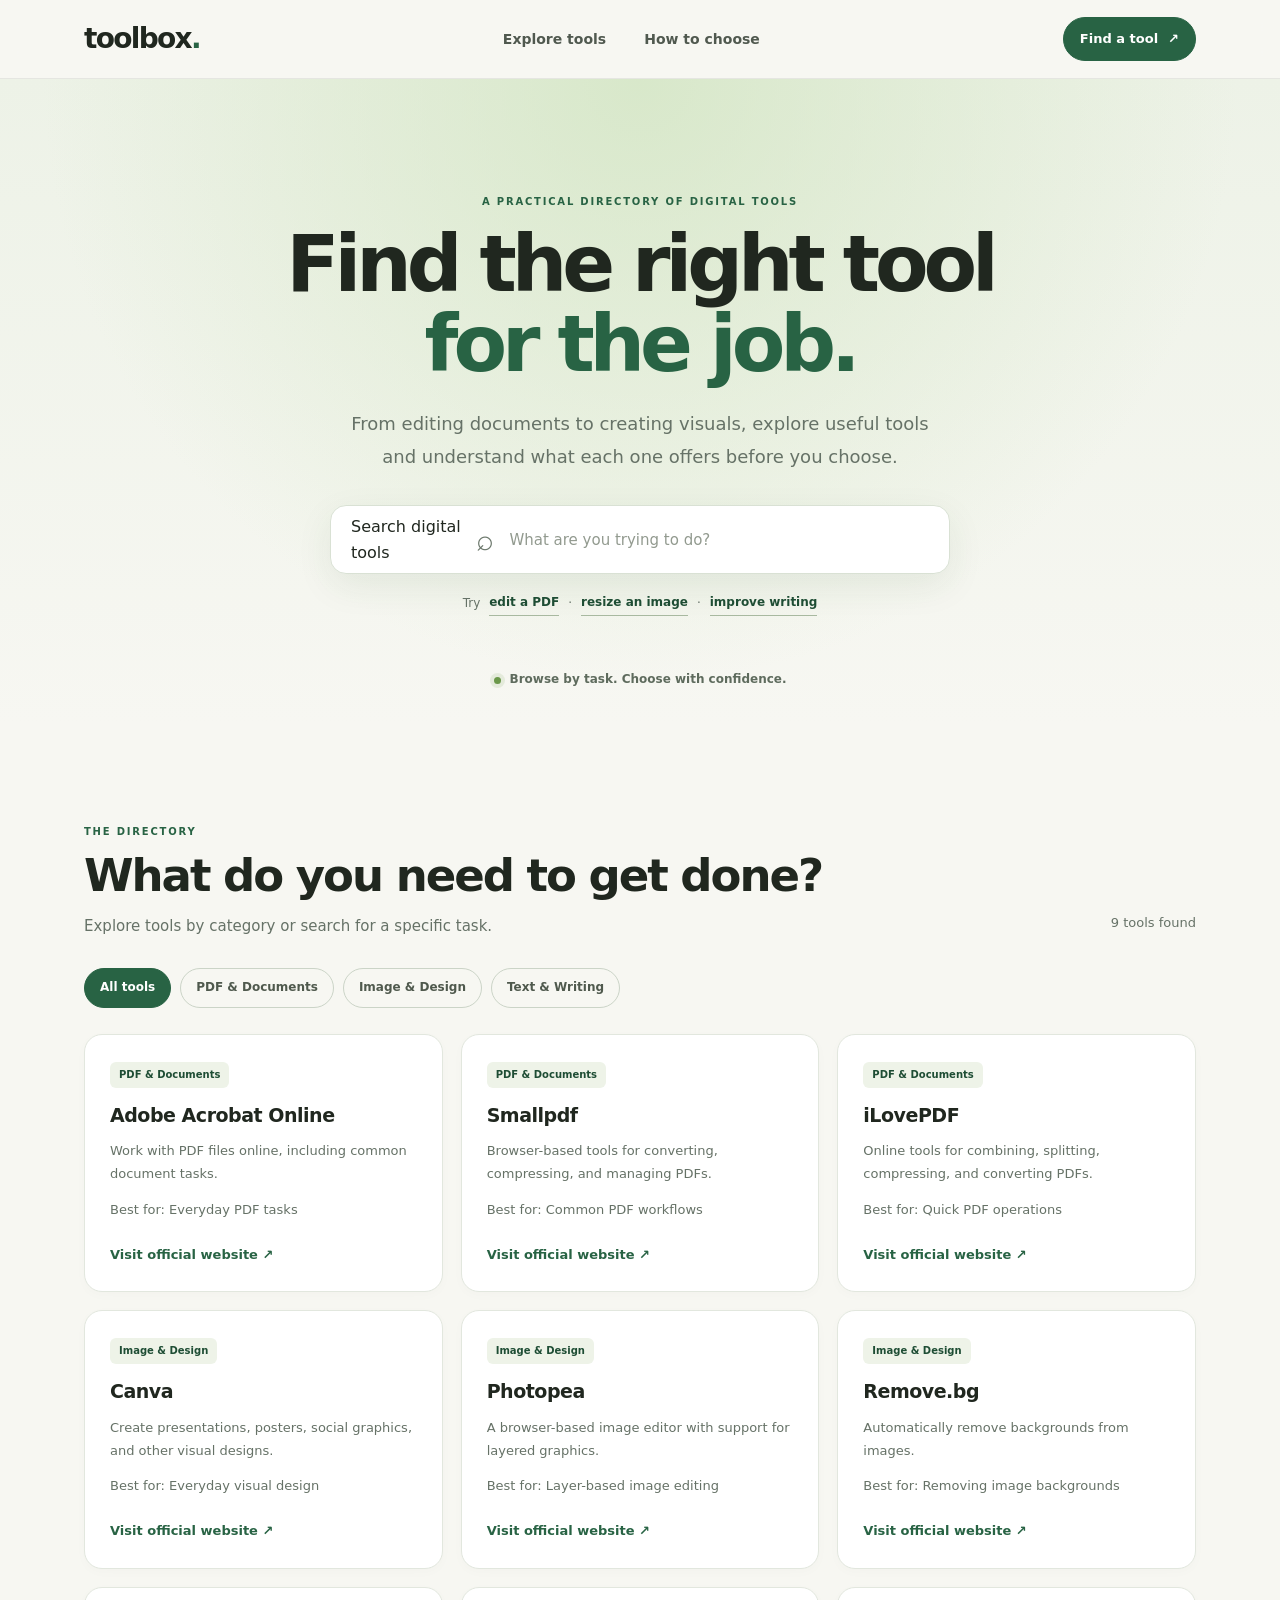
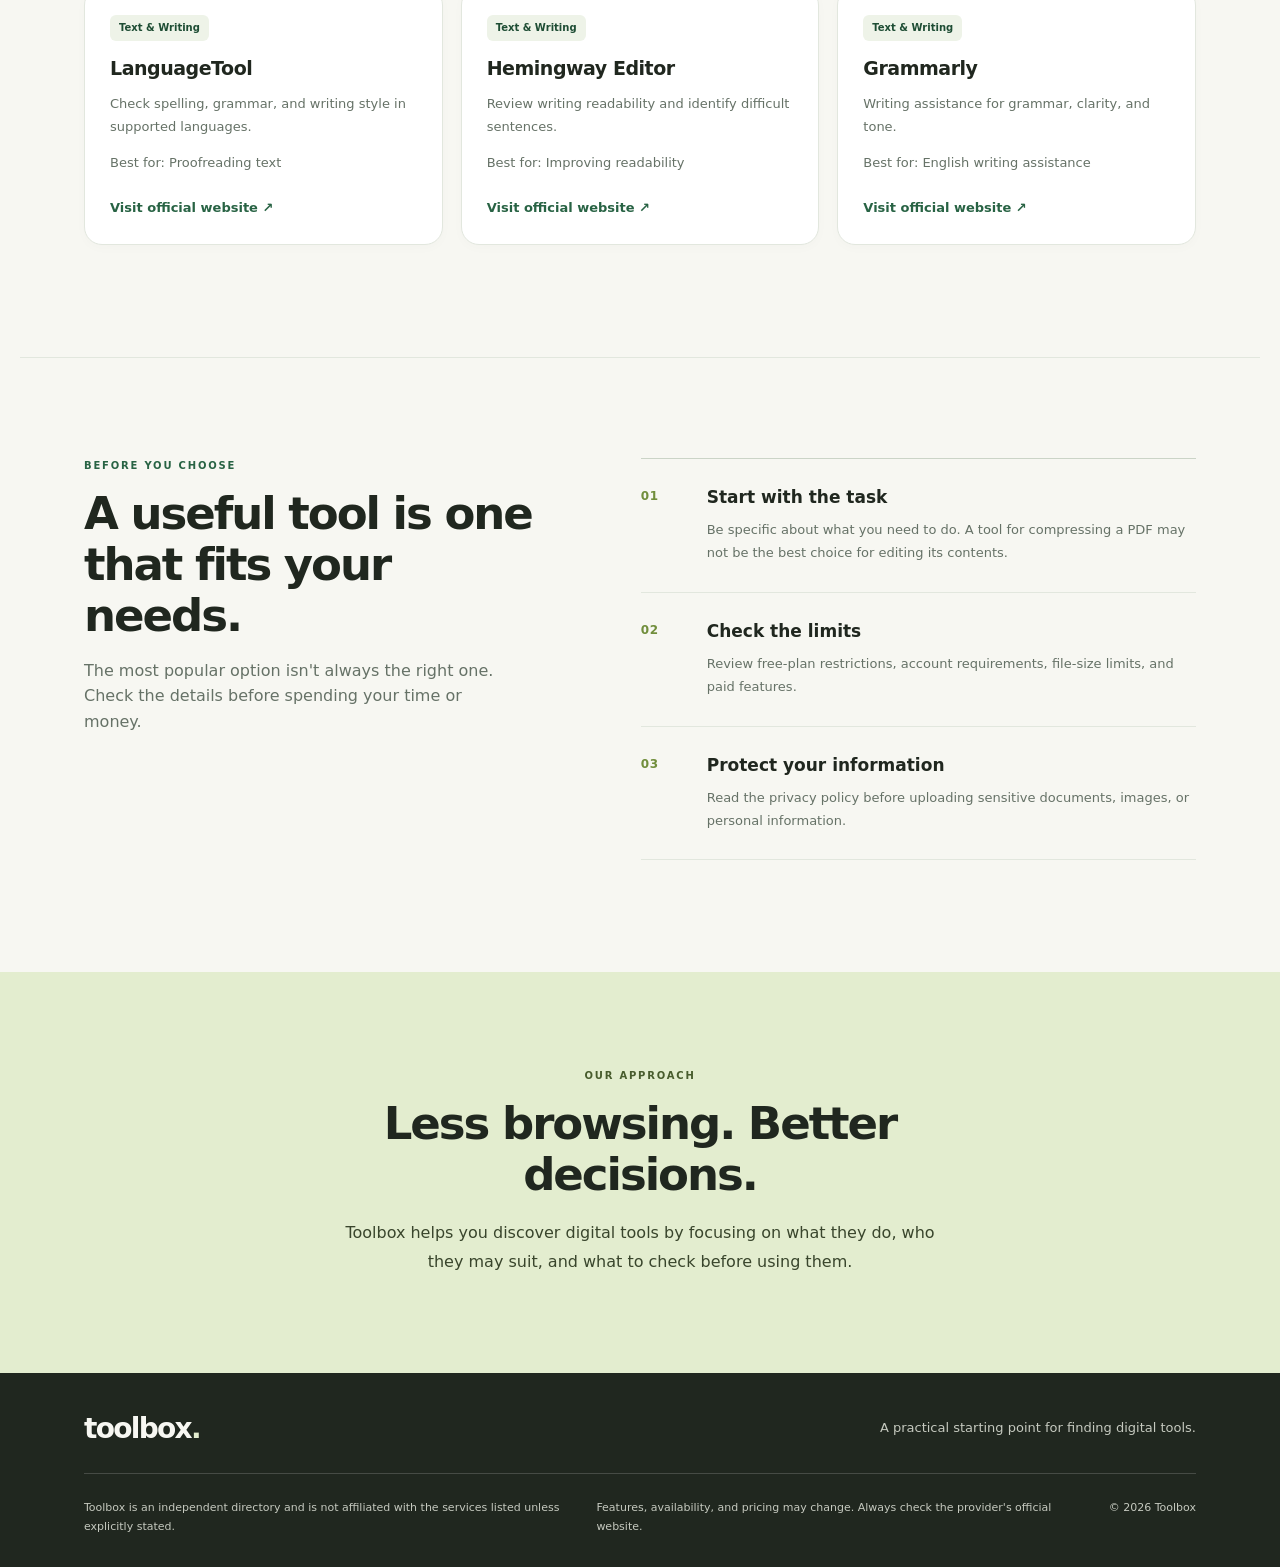
<file: index.html>
<!doctype html>
<html lang="en">
<head>
  <meta charset="UTF-8">
  <meta name="viewport" content="width=device-width, initial-scale=1">

  <meta
    name="description"
    content="Find digital tools for everyday tasks. Compare what they do, their free-plan limits, and which tool fits your needs."
  >

  <meta name="theme-color" content="#f7f7f2">

  <title>Toolbox — Find the Right Tool for the Job</title>

  <link rel="stylesheet" href="style.css">
  <script src="app.js" defer></script>
</head>

<body>
  <a class="skip-link" href="#main">
    Skip to content
  </a>

  <header class="site-header">
    <div class="header-inner">
      <a class="brand" href="./" aria-label="Toolbox home">
        toolbox<span class="brand-mark">.</span>
      </a>

      <nav class="header-nav" aria-label="Main navigation">
        <a href="#directory">Explore tools</a>
        <a href="#how-to-choose">How to choose</a>
      </nav>

      <a class="header-cta" href="#directory">
        Find a tool <span aria-hidden="true">↗</span>
      </a>
    </div>
  </header>

  <main id="main">
    <section class="hero">
      <div class="hero-inner">
        <p class="eyebrow">
          A PRACTICAL DIRECTORY OF DIGITAL TOOLS
        </p>

        <h1>
          Find the right tool
          <span>for the job.</span>
        </h1>

        <p class="hero-description">
          From editing documents to creating visuals,
          explore useful tools and understand what each one offers
          before you choose.
        </p>

        <form
          class="search-form"
          id="search-form"
          role="search"
          action="#directory"
        >
          <label class="visually-hidden" for="search">
            Search digital tools
          </label>

          <span class="search-icon" aria-hidden="true">⌕</span>

          <input
            id="search"
            name="q"
            type="search"
            placeholder="What are you trying to do?"
            autocomplete="off"
          >

          <button id="clear-search" type="button" hidden>
            Clear
          </button>
        </form>

        <p class="search-examples">
          Try
          <button type="button" class="suggestion" data-query="PDF">
            edit a PDF
          </button>
          <span aria-hidden="true">·</span>
          <button type="button" class="suggestion" data-query="image">
            resize an image
          </button>
          <span aria-hidden="true">·</span>
          <button type="button" class="suggestion" data-query="writing">
            improve writing
          </button>
        </p>
      </div>

      <div class="hero-note">
        <span class="status-dot" aria-hidden="true"></span>
        <span>Browse by task. Choose with confidence.</span>
      </div>
    </section>

    <section
      class="directory section-container"
      id="directory"
      aria-labelledby="directory-title"
    >
      <div class="section-heading">
        <div>
          <p class="eyebrow">THE DIRECTORY</p>

          <h2 id="directory-title">
            What do you need to get done?
          </h2>

          <p class="section-description">
            Explore tools by category or search for a specific task.
          </p>
        </div>

        <p class="result-count" id="count" aria-live="polite"></p>
      </div>

      <nav
        class="category-filters"
        id="filters"
        aria-label="Filter tools by category"
      ></nav>

      <div
        class="tools-grid"
        id="tools"
        aria-live="polite"
      ></div>

      <div class="empty-state" id="empty" hidden>
        <h3>No matching tools found</h3>

        <p>
          Try a different search term or browse all categories.
        </p>

        <button
          class="secondary-button"
          id="reset-search"
          type="button"
        >
          Show all tools
        </button>
      </div>
    </section>

    <section
      class="how-to-choose section-container"
      id="how-to-choose"
      aria-labelledby="guide-title"
    >
      <div class="guide-intro">
        <p class="eyebrow">BEFORE YOU CHOOSE</p>

        <h2 id="guide-title">
          A useful tool is one that fits your needs.
        </h2>

        <p>
          The most popular option isn't always the right one.
          Check the details before spending your time or money.
        </p>
      </div>

      <div class="guide-list">
        <article class="guide-item">
          <span class="guide-number">01</span>

          <div>
            <h3>Start with the task</h3>

            <p>
              Be specific about what you need to do.
              A tool for compressing a PDF may not be the best
              choice for editing its contents.
            </p>
          </div>
        </article>

        <article class="guide-item">
          <span class="guide-number">02</span>

          <div>
            <h3>Check the limits</h3>

            <p>
              Review free-plan restrictions, account requirements,
              file-size limits, and paid features.
            </p>
          </div>
        </article>

        <article class="guide-item">
          <span class="guide-number">03</span>

          <div>
            <h3>Protect your information</h3>

            <p>
              Read the privacy policy before uploading sensitive
              documents, images, or personal information.
            </p>
          </div>
        </article>
      </div>
    </section>

    <section class="about-strip">
      <div class="about-inner">
        <p class="eyebrow">OUR APPROACH</p>

        <h2>Less browsing. Better decisions.</h2>

        <p>
          Toolbox helps you discover digital tools by focusing
          on what they do, who they may suit, and what to check
          before using them.
        </p>
      </div>
    </section>
  </main>

  <footer class="site-footer">
    <div class="footer-inner">
      <div class="footer-top">
        <a class="brand footer-brand" href="./">
          toolbox<span class="brand-mark">.</span>
        </a>

        <p>
          A practical starting point for finding digital tools.
        </p>
      </div>

      <div class="footer-bottom">
        <p>
          Toolbox is an independent directory and is not affiliated
          with the services listed unless explicitly stated.
        </p>

        <p>
          Features, availability, and pricing may change.
          Always check the provider's official website.
        </p>

        <p class="copyright">
          © <span id="current-year">2026</span> Toolbox
        </p>
      </div>
    </div>
  </footer>
</body>
</html>
</file>
<file: style.css>
/* Toolbox — styles matched to index.html */
:root {
  color-scheme: light;
  --ink: #20271f;
  --ink-soft: #667267;
  --accent: #e3edcf;
  --green: #286344;
  --green-dark: #1e4d34;
  --line: #e2e7de;
  --line-strong: #cbd4c7;
  --surface: #fff;
  --page: #f7f7f2;
  --gutter: clamp(20px, 5vw, 72px);
  font-family: Inter, ui-sans-serif, system-ui, -apple-system, "Segoe UI", sans-serif;
  color: var(--ink);
  background: var(--page);
  font-synthesis: none;
  text-rendering: optimizeLegibility;
  -webkit-font-smoothing: antialiased;
}
* { box-sizing: border-box; }
html { scroll-behavior: smooth; scroll-padding-top: 90px; }
body { margin: 0; min-width: 320px; background: var(--page); line-height: 1.6; }
button, input { font: inherit; }
a { color: inherit; }
[hidden] { display: none !important; }
button:focus-visible, a:focus-visible, input:focus-visible { outline: 3px solid #87b99a; outline-offset: 3px; }
.skip-link { position: absolute; z-index: 20; top: 10px; left: 10px; padding: 10px 14px; transform: translateY(-150%); border-radius: 8px; background: var(--ink); color: white; }
.skip-link:focus { transform: translateY(0); }

.site-header { position: sticky; z-index: 10; top: 0; border-bottom: 1px solid rgb(32 39 31 / 8%); background: rgb(247 247 242 / 92%); backdrop-filter: blur(14px); }
.header-inner { width: min(100%, 1240px); min-height: 78px; margin: auto; padding: 14px var(--gutter); display: flex; align-items: center; justify-content: space-between; gap: 28px; }
.brand { display: inline-flex; align-items: baseline; flex-shrink: 0; color: var(--ink); font-size: 28px; font-weight: 850; letter-spacing: -1.7px; line-height: 1; text-decoration: none; }
.brand-mark { color: var(--green); }
.header-nav { display: flex; align-items: center; justify-content: center; gap: clamp(18px, 3vw, 38px); }
.header-nav a { color: #50594f; font-size: 14px; font-weight: 650; text-decoration: none; }
.header-nav a:hover { color: var(--green); }
.header-cta { display: inline-flex; align-items: center; gap: 10px; padding: 11px 16px; border: 1px solid var(--green); border-radius: 999px; background: var(--green); color: white; font-size: 13px; font-weight: 750; text-decoration: none; transition: background .16s ease, transform .16s ease; }
.header-cta:hover { transform: translateY(-1px); background: var(--green-dark); }

.hero { position: relative; overflow: hidden; padding: clamp(68px, 9vw, 120px) 24px 34px; background: radial-gradient(ellipse at 50% 0%, rgb(210 229 194 / 78%), transparent 66%), linear-gradient(180deg, #edf2e7 0%, var(--page) 100%); text-align: center; }
.hero-inner { position: relative; z-index: 1; width: min(100%, 790px); margin: auto; }
.eyebrow { margin: 0 0 16px; color: var(--green); font-size: 10px; font-weight: 850; letter-spacing: 1.8px; line-height: 1.5; }
.hero h1 { max-width: 800px; margin: 0; font-size: clamp(42px, 7vw, 78px); font-weight: 820; letter-spacing: -.065em; line-height: 1.02; }
.hero h1 span { display: block; color: var(--green); }
.hero-description { max-width: 590px; margin: 24px auto 0; color: var(--ink-soft); font-size: clamp(15px, 1.8vw, 18px); line-height: 1.8; }
.search-form { display: flex; align-items: center; gap: 13px; width: min(100%, 620px); min-height: 66px; margin: 32px auto 0; padding: 8px 10px 8px 20px; border: 1px solid #d9e1d4; border-radius: 16px; background: var(--surface); box-shadow: 0 12px 36px rgb(36 72 43 / 8%); text-align: left; }
.search-icon { flex: 0 0 auto; color: #6c786c; font-size: 30px; line-height: 1; }
.search-form input { width: 100%; min-width: 0; height: 46px; border: 0; outline: 0; background: transparent; color: var(--ink); font-size: 15px; }
.search-form input::placeholder { color: #929a8f; }
.search-form input:focus-visible { outline: 0; }
#clear-search { flex: 0 0 auto; padding: 8px 12px; border: 0; border-radius: 9px; background: #edf2e9; color: var(--green-dark); cursor: pointer; font-size: 12px; font-weight: 750; }
#clear-search:hover { background: var(--accent); }
.search-examples { display: flex; flex-wrap: wrap; align-items: center; justify-content: center; gap: 9px; margin: 16px 0 0; color: var(--ink-soft); font-size: 12px; }
.suggestion { padding: 3px 0; border: 0; border-bottom: 1px solid #a8b9a0; background: transparent; color: var(--green-dark); cursor: pointer; font-size: inherit; font-weight: 700; }
.suggestion:hover { border-bottom-color: var(--green-dark); }
.hero-note { display: flex; align-items: center; justify-content: center; gap: 9px; margin: 54px auto 0; color: #5e6b5d; font-size: 12px; font-weight: 650; }
.status-dot { width: 7px; height: 7px; border-radius: 50%; background: #6b984a; box-shadow: 0 0 0 4px rgb(107 152 74 / 13%); }

.section-container { width: min(100%, 1240px); margin-inline: auto; padding-inline: var(--gutter); }
.directory { padding-top: clamp(64px, 8vw, 100px); padding-bottom: clamp(76px, 9vw, 112px); }
.section-heading { display: flex; align-items: end; justify-content: space-between; gap: 24px; margin-bottom: 30px; }
.section-heading .eyebrow { margin-bottom: 12px; }
h2 { margin: 0; font-size: clamp(30px, 4vw, 45px); font-weight: 790; letter-spacing: -.045em; line-height: 1.13; }
.section-description { margin: 13px 0 0; color: var(--ink-soft); font-size: 15px; }
.result-count { flex: 0 0 auto; margin: 0 0 5px; color: var(--ink-soft); font-size: 13px; }
.category-filters { display: flex; flex-wrap: wrap; gap: 9px; margin-bottom: 26px; }
.category-filters button, .category-filters a { min-height: 39px; padding: 9px 15px; border: 1px solid var(--line-strong); border-radius: 999px; background: transparent; color: #4f594d; cursor: pointer; font-size: 12px; font-weight: 720; transition: border-color .15s ease, background .15s ease, color .15s ease; }
.category-filters button:hover, .category-filters a:hover { border-color: var(--green); color: var(--green); }
.category-filters button[aria-pressed="true"], .category-filters button.active, .category-filters .active { border-color: var(--green); background: var(--green); color: white; }
.tools-grid { display: grid; grid-template-columns: repeat(3, minmax(0, 1fr)); gap: 18px; }
.tool-card, .tool-item, #tools > article, #tools > .tool { min-width: 0; padding: 25px; border: 1px solid var(--line); border-radius: 18px; background: var(--surface); box-shadow: 0 3px 12px rgb(32 39 31 / 2%); transition: transform .18s ease, border-color .18s ease, box-shadow .18s ease; }
.tool-card:hover, .tool-item:hover, #tools > article:hover, #tools > .tool:hover { transform: translateY(-3px); border-color: #c6d5bf; box-shadow: 0 14px 30px rgb(32 39 31 / 7%); }
.tool-card h3, .tool-item h3, #tools > article h3, #tools > .tool h3 { margin: 0 0 10px; font-size: 19px; font-weight: 780; letter-spacing: -.025em; line-height: 1.3; }
.tool-card p, .tool-item p, #tools > article p, #tools > .tool p { color: var(--ink-soft); font-size: 13px; line-height: 1.75; }
.tool-card .tool-category, .tool-item .tool-category, .tool-card .category, .tool-item .category { display: inline-block; margin-bottom: 15px; padding: 5px 9px; border-radius: 6px; background: #eef3e8; color: var(--green-dark); font-size: 10px; font-weight: 800; }
.tool-card .tool-link, .tool-item .tool-link, #tools > article .tool-link, #tools > .tool .tool-link { display: inline-flex; align-items: center; gap: 7px; margin-top: 10px; color: var(--green); font-size: 13px; font-weight: 750; text-decoration: none; }
.tool-card .tool-link:hover, .tool-item .tool-link:hover, #tools > article .tool-link:hover, #tools > .tool .tool-link:hover { text-decoration: underline; text-underline-offset: 4px; }
.empty-state { padding: 56px 24px; border: 1px dashed var(--line-strong); border-radius: 18px; text-align: center; }
.empty-state h3 { margin: 0 0 8px; font-size: 1.5rem; }
.empty-state p { margin: 0 auto 20px; color: var(--ink-soft); }
.secondary-button { min-height: 43px; padding: 10px 15px; border: 1px solid var(--ink); border-radius: 8px; background: var(--ink); color: white; cursor: pointer; font-weight: 700; transition: background .16s ease, color .16s ease; }
.secondary-button:hover { background: var(--accent); color: var(--ink); }

.how-to-choose { display: grid; grid-template-columns: minmax(0, .9fr) minmax(0, 1.1fr); gap: clamp(42px, 8vw, 110px); padding-top: clamp(64px, 8vw, 100px); padding-bottom: clamp(76px, 9vw, 112px); border-top: 1px solid var(--line); }
.guide-intro { align-self: start; position: sticky; top: 105px; }
.guide-intro h2 { max-width: 480px; }
.guide-intro > p:last-child { max-width: 430px; margin-bottom: 0; color: var(--ink-soft); }
.guide-list { border-top: 1px solid var(--line-strong); }
.guide-item { display: grid; grid-template-columns: 48px minmax(0, 1fr); gap: 18px; padding: 25px 0 27px; border-bottom: 1px solid var(--line); }
.guide-number { padding-top: 3px; color: #718e3c; font-size: 12px; font-weight: 800; letter-spacing: .06em; }
.guide-item h3 { margin: 0 0 8px; font-size: 17px; }
.guide-item p { margin: 0; color: var(--ink-soft); font-size: 13px; line-height: 1.75; }
.about-strip { padding: clamp(64px, 8vw, 96px) var(--gutter); background: var(--accent); }
.about-inner { width: min(100%, 760px); margin-inline: auto; text-align: center; }
.about-strip .eyebrow { color: #485c2d; }
.about-strip h2 { max-width: 680px; margin-inline: auto; }
.about-strip p:last-child { max-width: 610px; margin: 18px auto 0; color: #39452c; line-height: 1.8; }

.site-footer { padding: 42px 0 30px; background: var(--ink); color: #f7f7f2; }
.footer-inner { width: min(100%, 1240px); margin-inline: auto; padding-inline: var(--gutter); }
.footer-top { display: flex; align-items: center; justify-content: space-between; gap: 24px; padding-bottom: 30px; border-bottom: 1px solid rgb(255 255 255 / 17%); }
.footer-brand { color: #f7f7f2; }
.footer-brand .brand-mark { color: var(--accent); }
.footer-top p { margin: 0; color: #c5c9bf; font-size: 13px; }
.footer-bottom { display: grid; grid-template-columns: 1.2fr 1.2fr auto; gap: 24px; padding-top: 24px; }
.footer-bottom p { margin: 0; color: #c5c9bf; font-size: 11px; line-height: 1.8; }
.footer-bottom .copyright { text-align: right; white-space: nowrap; }

@media (max-width: 900px) {
  .tools-grid { grid-template-columns: repeat(2, minmax(0, 1fr)); }
  .how-to-choose { grid-template-columns: 1fr; gap: 32px; }
  .guide-intro { position: static; }
  .footer-bottom { grid-template-columns: 1fr 1fr; }
  .footer-bottom .copyright { grid-column: 1 / -1; text-align: left; }
}
@media (max-width: 620px) {
  .header-inner { min-height: 68px; gap: 12px; padding-block: 12px; }
  .brand { font-size: 25px; }
  .header-nav { display: none; }
  .header-cta { padding: 10px 12px; font-size: 12px; }
  .hero { padding: 66px 20px 28px; }
  .hero h1 { font-size: clamp(40px, 12vw, 58px); }
  .hero-description { margin-top: 18px; font-size: 15px; }
  .search-form { min-height: 59px; margin-top: 25px; padding-left: 14px; gap: 9px; }
  .search-form input { font-size: 13px; }
  .search-examples { gap: 7px; font-size: 11px; }
  .hero-note { margin-top: 38px; }
  .section-heading { display: block; }
  .result-count { margin-top: 15px; }
  .tools-grid { grid-template-columns: 1fr; gap: 13px; }
  .tool-card, .tool-item, #tools > article, #tools > .tool { padding: 22px; }
  .category-filters { gap: 7px; }
  .category-filters button, .category-filters a { min-height: 36px; padding: 8px 12px; }
  .guide-item { grid-template-columns: 34px minmax(0, 1fr); gap: 12px; }
  .footer-top { align-items: flex-start; flex-direction: column; gap: 14px; }
  .footer-bottom { grid-template-columns: 1fr; gap: 12px; }
  .footer-bottom .copyright { grid-column: auto; }
}
@media (prefers-reduced-motion: reduce) {
  *, *::before, *::after { scroll-behavior: auto !important; transition-duration: .01ms !important; animation-duration: .01ms !important; animation-iteration-count: 1 !important; }
}
</file>
